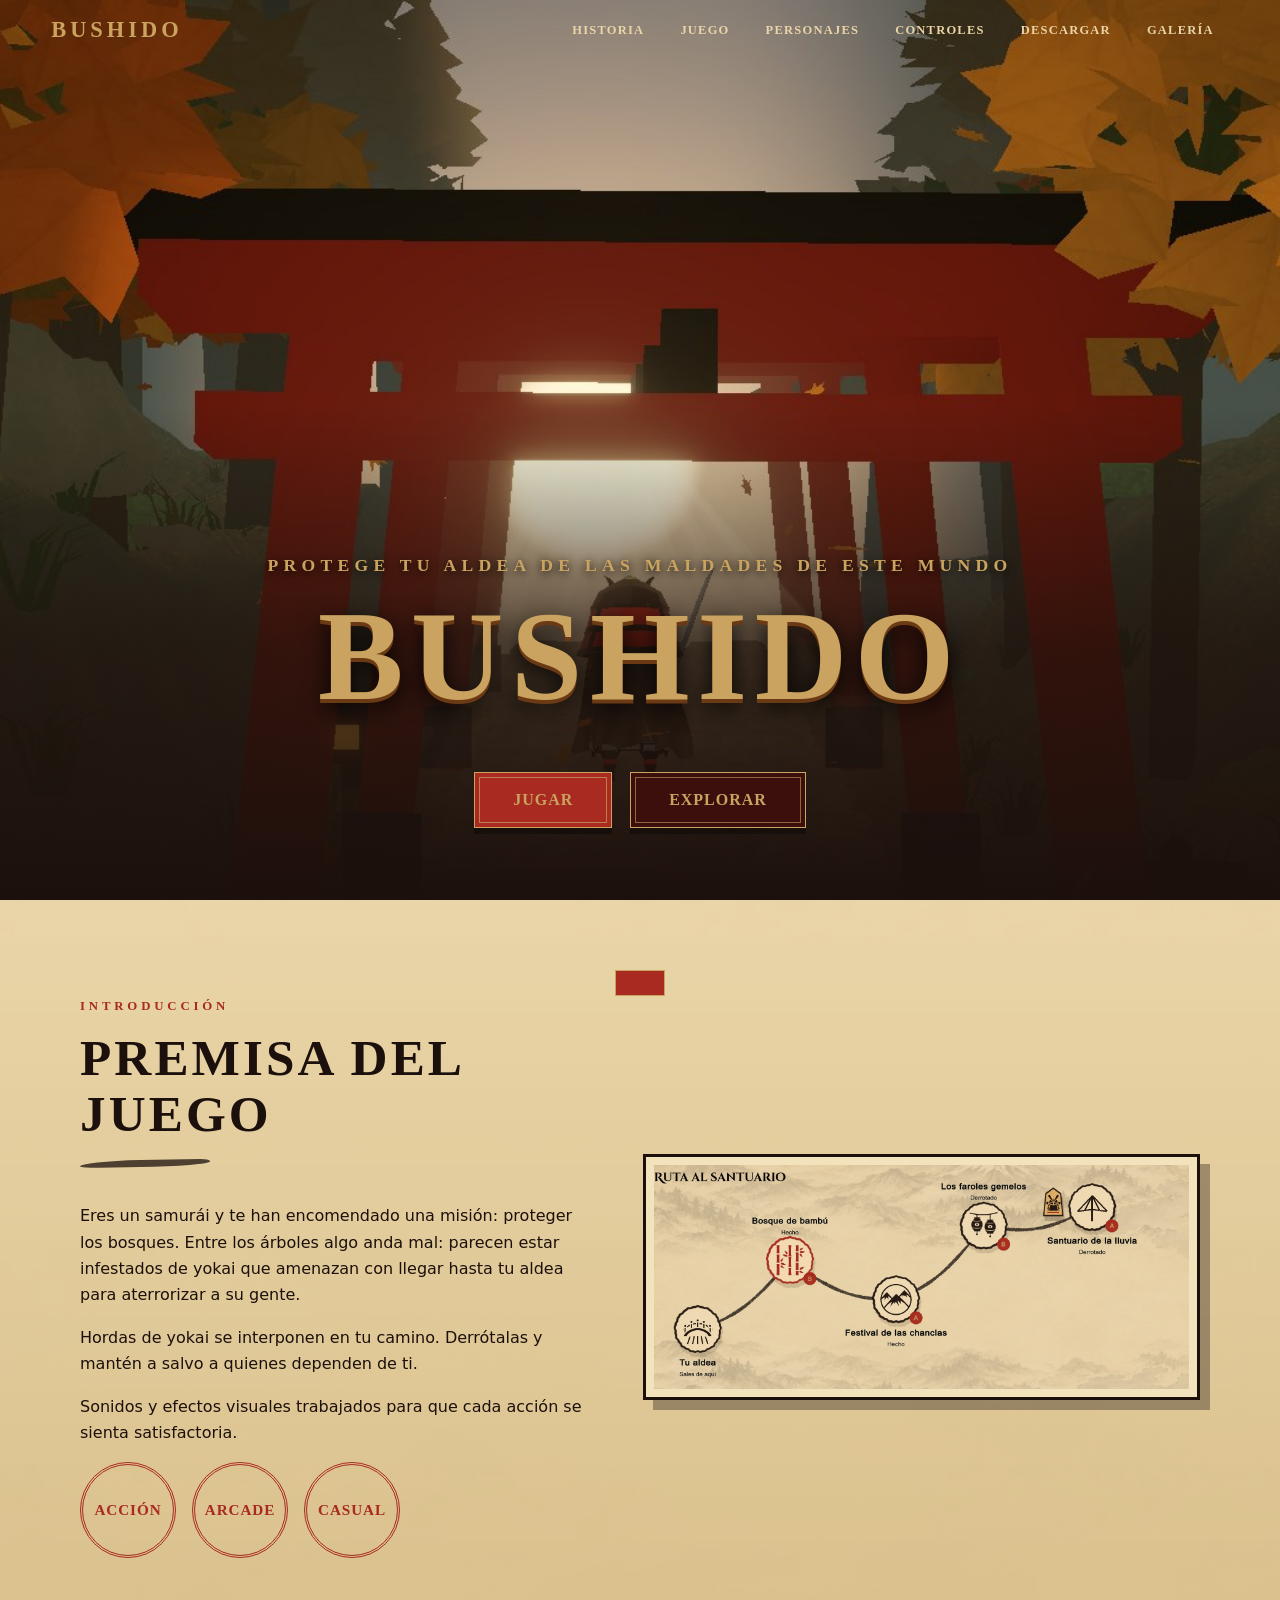
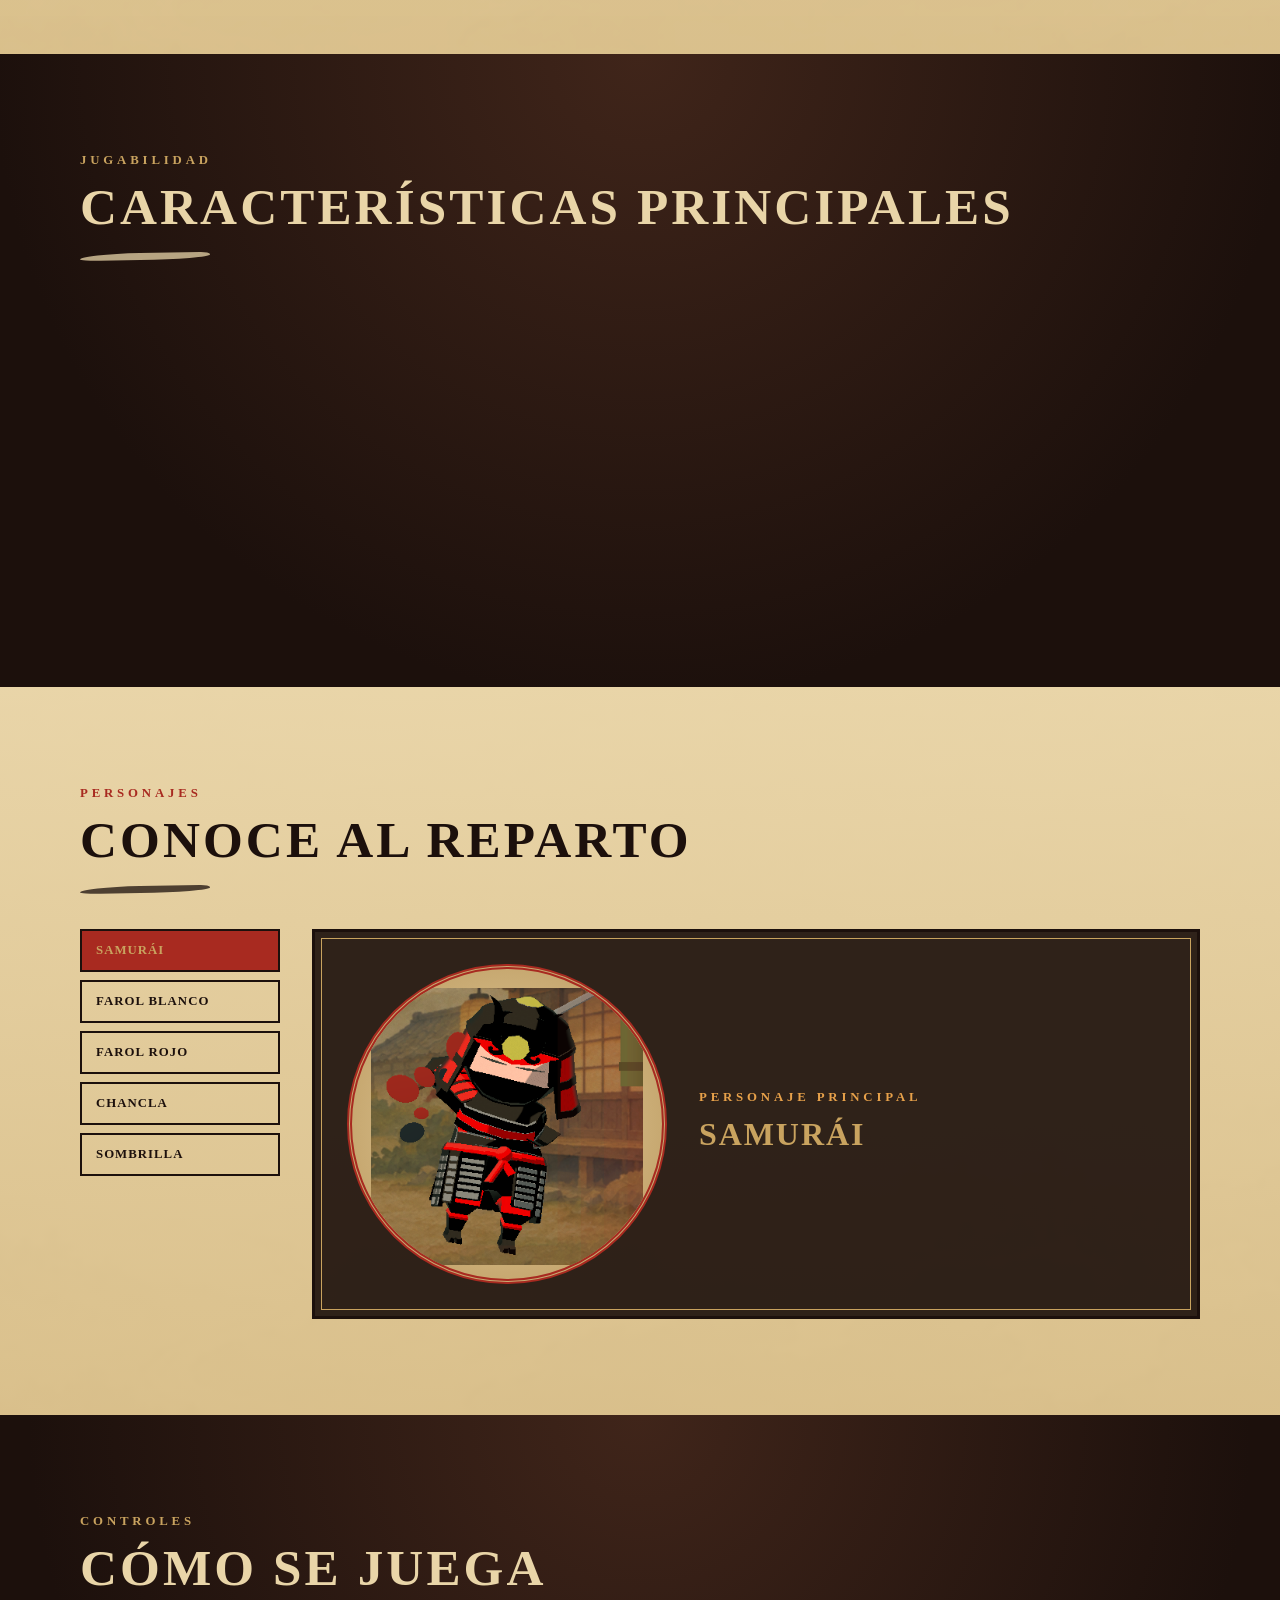
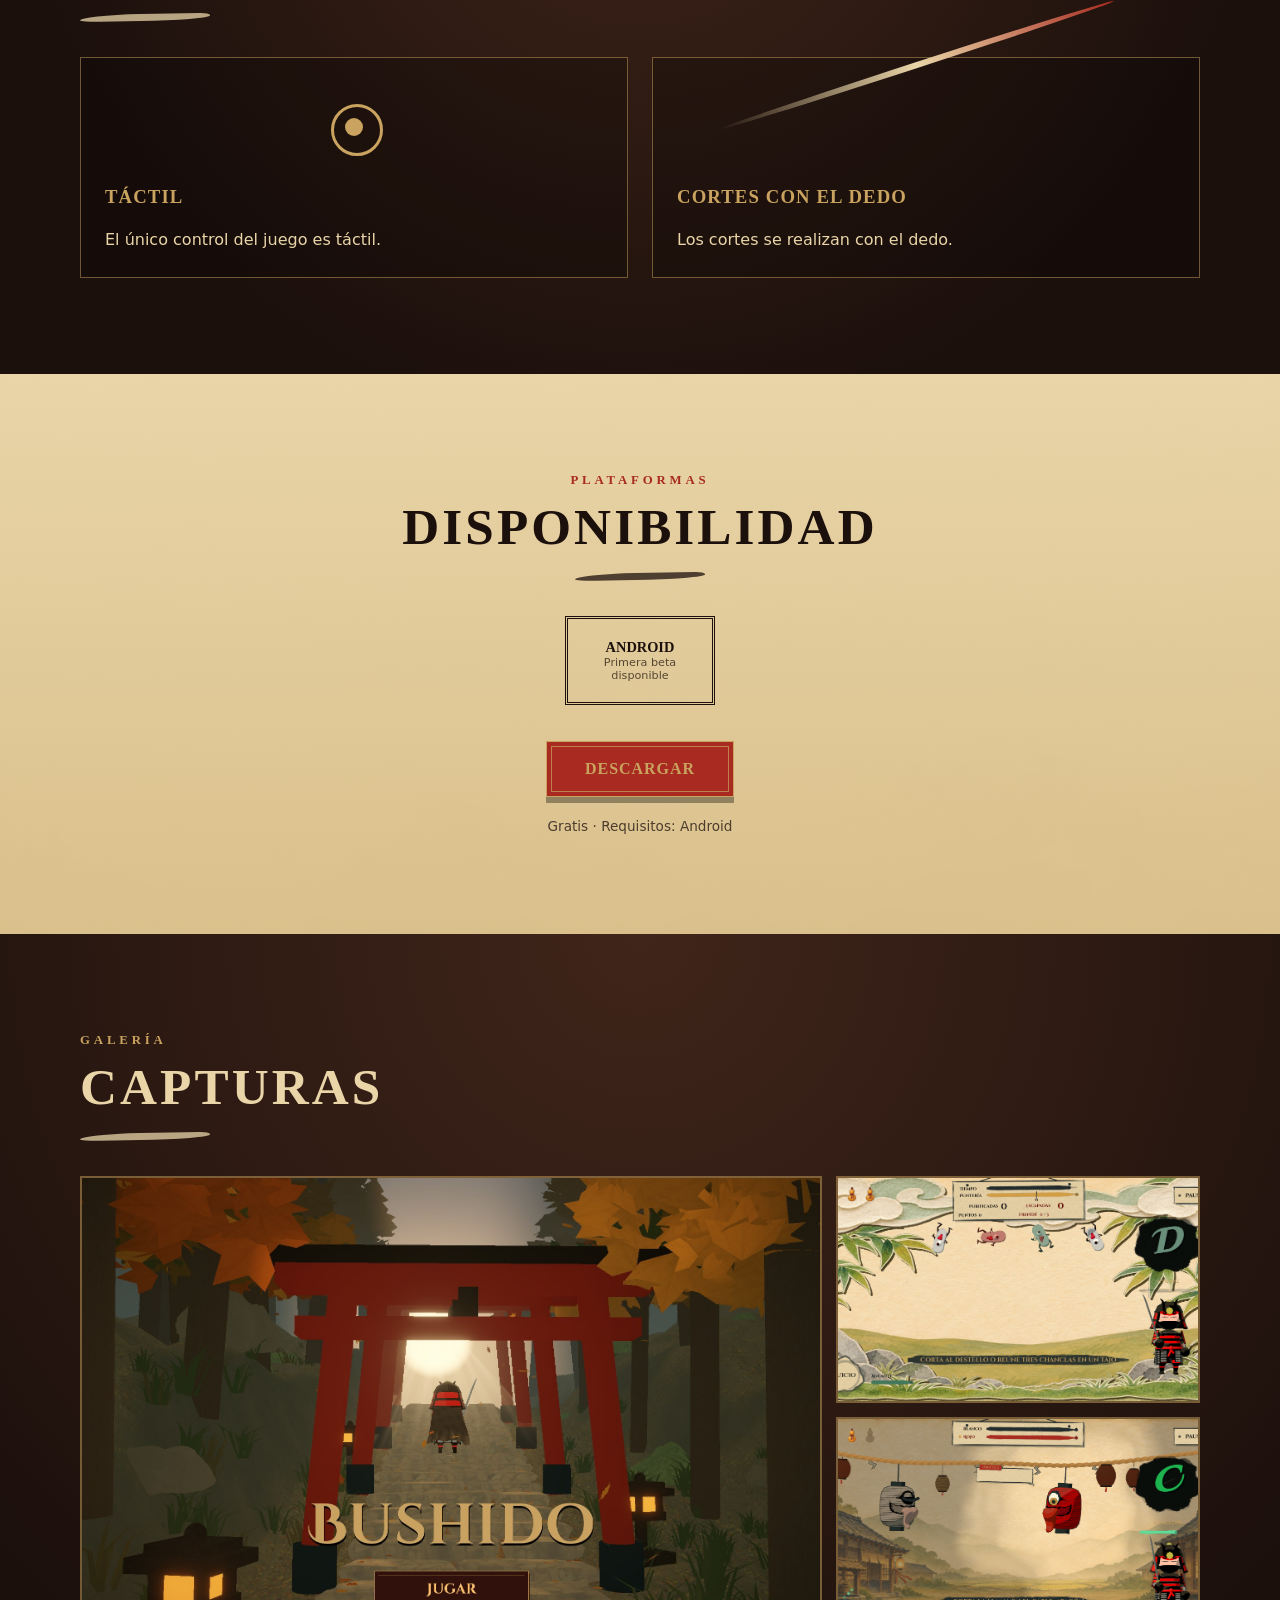
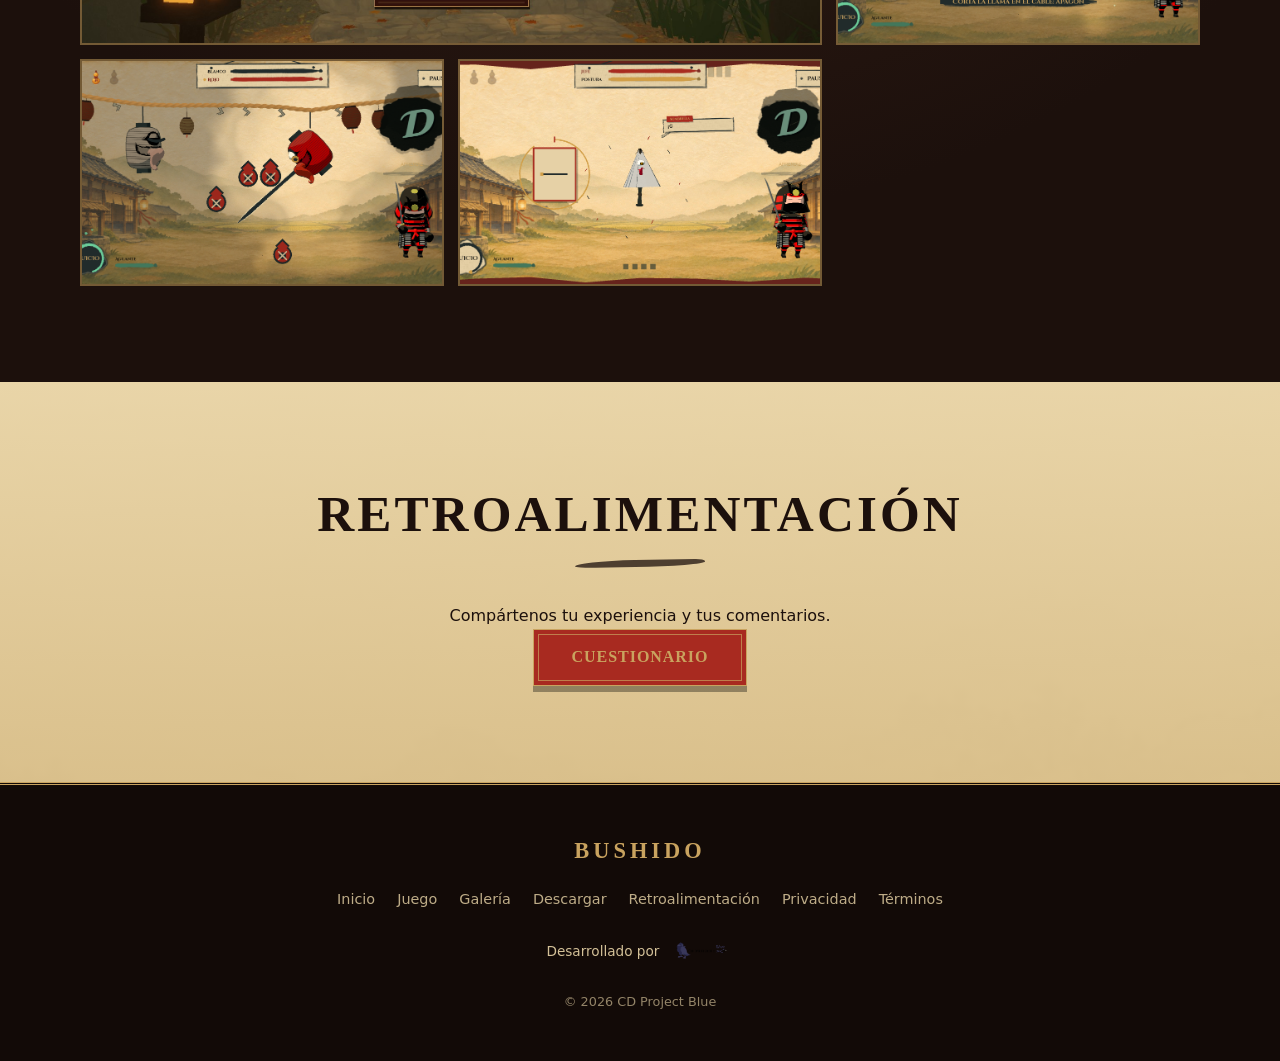
<file: index.html>
<!DOCTYPE html>
<html lang="es">
<head>
<meta charset="utf-8">
<meta name="viewport" content="width=device-width, initial-scale=1">
<title>BUSHIDO · Protege tu aldea de las maldades de este mundo</title>
<meta name="description" content="BUSHIDO: juego de acción, arcade y casual para Android. Protege tu aldea de las maldades de este mundo.">
<link rel="icon" type="image/png" sizes="64x64" href="assets/icons/favicon-64.png">
<link rel="apple-touch-icon" href="assets/icons/apple-touch-icon.png">
<link rel="stylesheet" href="css/style.css">
</head>
<body>
<a class="skip" href="#intro">Saltar al contenido</a>

<header class="nav">
  <a class="logo" href="#inicio">BUSHIDO</a>
  <button class="burger" aria-label="Abrir menú" aria-expanded="false" aria-controls="menu"><span></span></button>
  <nav aria-label="Principal">
    <ul id="menu">
      <li><a href="#intro">Historia</a></li>
      <li><a href="#juego">Juego</a></li>
      <li><a href="#personajes">Personajes</a></li>
      <li><a href="#controles">Controles</a></li>
      <li><a href="#descargar">Descargar</a></li>
      <li><a href="#galeria">Galería</a></li>
    </ul>
  </nav>
</header>

<main>
<!-- A · HERO -->
<section id="inicio" class="hero">
  <div class="leaves" aria-hidden="true"></div>
  <div class="hero-copy">
    <p class="eyebrow">Protege tu aldea de las maldades de este mundo</p>
    <h1>Bushido</h1>
    <div class="cta">
      <a class="btn primary" href="https://github.com/MotkaZinov/Bushido/releases/tag/v1.0" target="_blank" rel="noopener" aria-label="Jugar (se abre en una pestaña nueva)">Jugar</a>
      <a class="btn" href="#intro">Explorar</a>
    </div>
  </div>
</section>

<!-- B · INTRODUCCIÓN -->
<section id="intro" class="paper">
  <div class="wrap split">
    <div class="reveal">
      <p class="eyebrow">Introducción</p>
      <h2>Premisa del juego</h2>
      <p>Eres un samurái y te han encomendado una misión: proteger los bosques. Entre los árboles algo anda mal: parecen estar infestados de yokai que amenazan con llegar hasta tu aldea para aterrorizar a su gente.</p>
      <p>Hordas de yokai se interponen en tu camino. Derrótalas y mantén a salvo a quienes dependen de ti.</p>
      <p>Sonidos y efectos visuales trabajados para que cada acción se sienta satisfactoria.</p>
      <ul class="stamps">
        <li><b>Acción</b></li><li><b>Arcade</b></li><li><b>Casual</b></li>
      </ul>
    </div>
    <figure class="frame reveal"><img src="assets/images/shot-route.jpg" alt="Mapa de ruta del juego" loading="lazy"></figure>
  </div>
</section>

<!-- C · CARACTERÍSTICAS -->
<section id="juego" class="dark">
  <div class="wrap">
    <p class="eyebrow">Jugabilidad</p>
    <h2>Características principales</h2>
    <div class="cards">
      <article class="card reveal"><img src="assets/images/feature-01.jpg" alt="" loading="lazy"><span class="kanji" aria-hidden="true">剣</span><h3>Inmediatez y cero curva de aprendizaje</h3></article>
      <article class="card reveal"><img src="assets/images/feature-02.jpg" alt="" loading="lazy"><span class="kanji" aria-hidden="true">道</span><h3>Satisfacción sensorial</h3></article>
      <article class="card reveal"><img src="assets/images/feature-03.jpg" alt="" loading="lazy"><span class="kanji" aria-hidden="true">門</span><h3>Ciclos de sesión cortos</h3></article>
      <article class="card reveal"><img src="assets/images/feature-04.jpg" alt="" loading="lazy"><span class="kanji" aria-hidden="true">灯</span><h3>Mejora de habilidades de reacción motoras</h3></article>
    </div>
  </div>
</section>

<!-- D · PERSONAJES (edita los data-* para cambiar el contenido) -->
<section id="personajes" class="paper">
  <div class="wrap">
    <p class="eyebrow">Personajes</p>
    <h2>Conoce al reparto</h2>
    <div class="chars reveal">
      <div class="char-tabs" role="tablist" aria-label="Personajes">
        <button class="char-tab" role="tab" aria-selected="true" data-name="Samurái" data-role="Personaje principal" data-text="" data-img="assets/characters/character-01.png">Samurái</button>
        <button class="char-tab" role="tab" aria-selected="false" data-name="Farol blanco" data-role="Jefe" data-text="" data-img="assets/characters/character-02.png">Farol blanco</button>
        <button class="char-tab" role="tab" aria-selected="false" data-name="Farol rojo" data-role="Jefe" data-text="" data-img="assets/characters/character-03.png">Farol rojo</button>
        <button class="char-tab" role="tab" aria-selected="false" data-name="Chancla" data-role="" data-text="" data-img="assets/characters/character-04.png">Chancla</button>
        <button class="char-tab" role="tab" aria-selected="false" data-name="Sombrilla" data-role="Jefe final" data-text="" data-img="assets/characters/character-05.png">Sombrilla</button>
      </div>
      <div class="char-panel" role="tabpanel" aria-live="polite">
        <div class="medal"><img id="char-img" src="assets/characters/character-01.png" alt="Samurái"></div>
        <div><p class="eyebrow" id="char-role">Personaje principal</p><h3 id="char-name">Samurái</h3><p id="char-text" hidden></p></div>
      </div>
    </div>
  </div>
</section>

<!-- E · CONTROLES -->
<section id="controles" class="dark">
  <div class="wrap">
    <p class="eyebrow">Controles</p>
    <h2>Cómo se juega</h2>
    <div class="controls">
      <div class="reveal"><span class="touch" aria-hidden="true"></span><h3>Táctil</h3><p>El único control del juego es táctil.</p></div>
      <div class="reveal"><span class="slash" aria-hidden="true"></span><h3>Cortes con el dedo</h3><p>Los cortes se realizan con el dedo.</p></div>
    </div>
  </div>
</section>

<!-- F · PLATAFORMAS -->
<section id="descargar" class="paper">
  <div class="wrap center reveal">
    <p class="eyebrow">Plataformas</p>
    <h2>Disponibilidad</h2>
    <ul class="platforms"><li>Android<small>Primera beta disponible</small></li></ul>
    <a class="btn primary" href="https://github.com/MotkaZinov/Bushido/releases/tag/v1.0" target="_blank" rel="noopener" aria-label="Descargar (se abre en una pestaña nueva)">Descargar</a>
    <p class="note">Gratis · Requisitos: Android</p>
  </div>
</section>

<!-- G · GALERÍA -->
<section id="galeria" class="dark">
  <div class="wrap">
    <p class="eyebrow">Galería</p>
    <h2>Capturas</h2>
    <div class="gallery">
      <button class="reveal big"><img src="assets/images/gallery-01.jpg" alt="Pantalla de título" loading="lazy"></button>
      <button class="reveal"><img src="assets/images/gallery-02.jpg" alt="Mapa del capítulo 1" loading="lazy"></button>
      <button class="reveal"><img src="assets/images/gallery-03.jpg" alt="Combate contra faroles" loading="lazy"></button>
      <button class="reveal"><img src="assets/images/gallery-04.jpg" alt="Farol de piedra" loading="lazy"></button>
      <button class="reveal"><img src="assets/images/gallery-05.jpg" alt="Camino de toriis" loading="lazy"></button>
    </div>
  </div>
</section>

<!-- H · RETROALIMENTACIÓN -->
<section id="retroalimentacion" class="paper">
  <div class="wrap center reveal">
    <h2>Retroalimentación</h2>
    <p>Compártenos tu experiencia y tus comentarios.</p>
    <a class="btn primary" href="https://docs.google.com/forms/d/e/1FAIpQLSc4h4AKNaFEO-3m4IETcLZqQ31yFhTp3QV-nmn61Iww_xy2_Q/viewform" target="_blank" rel="noopener" aria-label="Cuestionario (se abre en una pestaña nueva)">Cuestionario</a>
  </div>
</section>
</main>

<dialog id="lightbox" aria-label="Vista ampliada">
  <button class="lb-close" aria-label="Cerrar">✕</button>
  <button class="lb-nav prev" aria-label="Anterior">‹</button>
  <img alt="">
  <button class="lb-nav next" aria-label="Siguiente">›</button>
</dialog>

<footer>
  <div class="wrap foot">
    <strong class="logo">BUSHIDO</strong>
    <nav aria-label="Pie"><a href="#inicio">Inicio</a><a href="#juego">Juego</a><a href="#galeria">Galería</a><a href="#descargar">Descargar</a><a href="#retroalimentacion">Retroalimentación</a><a href="legal.html#privacidad">Privacidad</a><a href="legal.html#terminos">Términos</a></nav>
    <p class="dev"><span>Desarrollado por</span> <img src="assets/images/studio-logo.png" alt="CD Project Blue" onerror="this.hidden=true;this.nextElementSibling.hidden=false"><b hidden>CD Project Blue</b></p>
    <p>© 2026 CD Project Blue</p>
  </div>
</footer>
<div class="toast" role="status"></div>
<script src="js/script.js"></script>
</body>
</html>
</file>
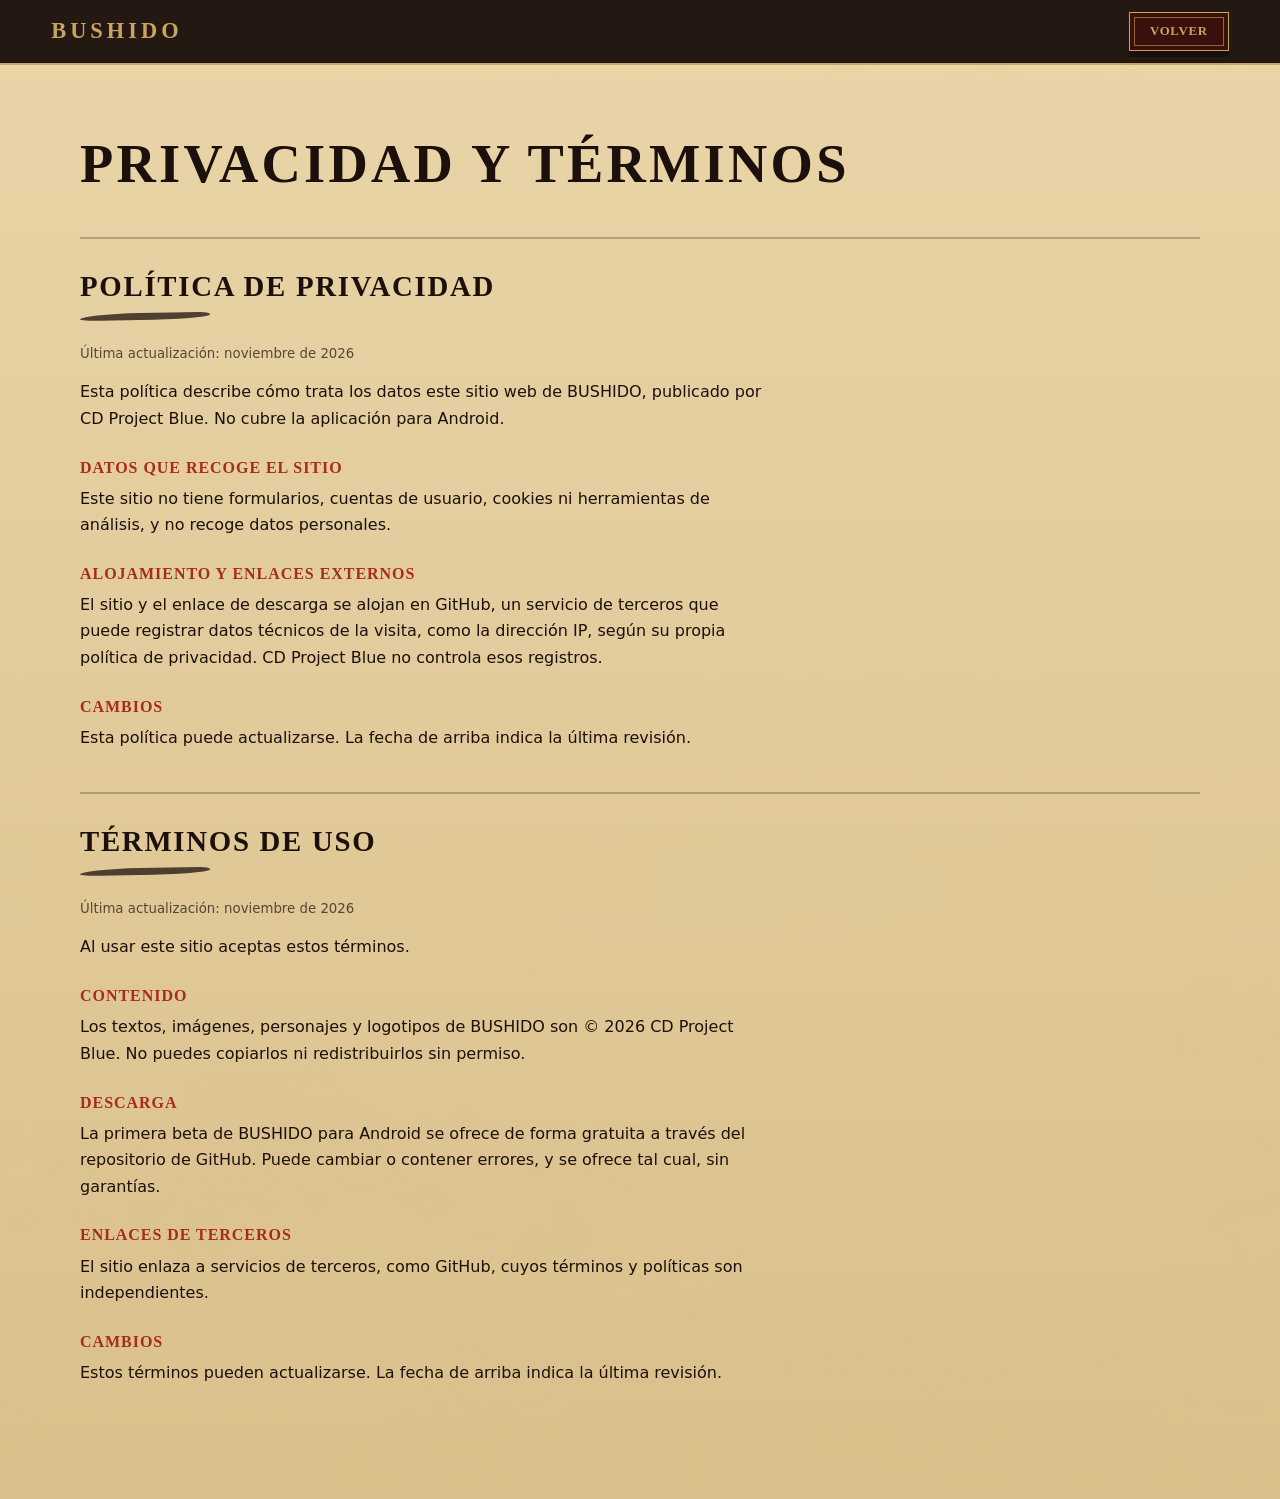
<file: legal.html>
<!DOCTYPE html>
<html lang="es">
<head>
<meta charset="utf-8">
<meta name="viewport" content="width=device-width, initial-scale=1">
<title>Privacidad y términos · BUSHIDO</title>
<link rel="icon" type="image/png" sizes="64x64" href="assets/icons/favicon-64.png">
<link rel="stylesheet" href="css/style.css">
</head>
<body>
<!-- BORRADOR: texto redactado solo con datos conocidos del sitio. Revisar antes de publicar. -->
<header class="nav solid">
  <a class="logo" href="index.html">BUSHIDO</a>
  <a class="btn" href="index.html">Volver</a>
</header>
<main class="legal paper">
  <div class="wrap">
    <h1>Privacidad y términos</h1>

    <section id="privacidad">
      <h2>Política de privacidad</h2>
      <p><small>Última actualización: noviembre de 2026</small></p>
      <p>Esta política describe cómo trata los datos este sitio web de BUSHIDO, publicado por CD Project Blue. No cubre la aplicación para Android.</p>
      <h3>Datos que recoge el sitio</h3>
      <p>Este sitio no tiene formularios, cuentas de usuario, cookies ni herramientas de análisis, y no recoge datos personales.</p>
      <h3>Alojamiento y enlaces externos</h3>
      <p>El sitio y el enlace de descarga se alojan en GitHub, un servicio de terceros que puede registrar datos técnicos de la visita, como la dirección IP, según su propia política de privacidad. CD Project Blue no controla esos registros.</p>
      <h3>Cambios</h3>
      <p>Esta política puede actualizarse. La fecha de arriba indica la última revisión.</p>
    </section>

    <section id="terminos">
      <h2>Términos de uso</h2>
      <p><small>Última actualización: noviembre de 2026</small></p>
      <p>Al usar este sitio aceptas estos términos.</p>
      <h3>Contenido</h3>
      <p>Los textos, imágenes, personajes y logotipos de BUSHIDO son © 2026 CD Project Blue. No puedes copiarlos ni redistribuirlos sin permiso.</p>
      <h3>Descarga</h3>
      <p>La primera beta de BUSHIDO para Android se ofrece de forma gratuita a través del repositorio de GitHub. Puede cambiar o contener errores, y se ofrece tal cual, sin garantías.</p>
      <h3>Enlaces de terceros</h3>
      <p>El sitio enlaza a servicios de terceros, como GitHub, cuyos términos y políticas son independientes.</p>
      <h3>Cambios</h3>
      <p>Estos términos pueden actualizarse. La fecha de arriba indica la última revisión.</p>
    </section>
  </div>
</main>
</body>
</html>
</file>
<file: css/style.css>
/* Paleta y tipografías: cámbialas aquí. Para una fuente propia, añade @font-face con archivos de assets/fonts */
:root{--ink:#1c100c;--red:#a82a20;--gold:#c9a35f;--paper:#e9d5a8;--teal:#3f8a78;
--display:'Cinzel','Trajan Pro','Palatino Linotype','Book Antiqua',Georgia,serif;--body:'Segoe UI',system-ui,sans-serif}
*{box-sizing:border-box;margin:0}
html{scroll-behavior:smooth;scroll-padding-top:70px}
body{background:var(--ink);color:var(--paper);font:1rem/1.65 var(--body)}
img{display:block;max-width:100%}
a{color:inherit}
h1,h2,h3,.btn,.logo,.eyebrow{font-family:var(--display);text-transform:uppercase;letter-spacing:.06em}
.wrap{width:min(1120px,92%);margin:auto}
.skip{position:absolute;left:-999px}.skip:focus{left:8px;top:8px;z-index:99;background:var(--gold);color:var(--ink);padding:8px}
:focus-visible{outline:2px solid var(--gold);outline-offset:3px}
section{padding:96px 0;position:relative}
.paper{background:linear-gradient(rgba(233,213,168,.9),rgba(217,191,138,.94)),url(../assets/backgrounds/paper.jpg) center/cover;color:var(--ink)}
.dark{background:radial-gradient(circle at 50% 0,#40251a,var(--ink) 72%)}
.eyebrow{color:var(--red);font-size:.8rem;font-weight:700;letter-spacing:.3em}
.dark .eyebrow,.hero .eyebrow{color:var(--gold)}
h2{font-size:clamp(2rem,5vw,3.2rem);margin:.15em 0 .7em;line-height:1.1}
h2::after{content:"";display:block;width:130px;height:7px;margin-top:.35em;background:currentColor;opacity:.75;border-radius:60% 10% 70% 20%/100% 40% 80% 30%;transform:rotate(-1deg)}
.center{text-align:center}.center h2::after{margin-inline:auto}

/* Botones (doble filo dorado, como JUGAR / OTRA VEZ) */
.btn{display:inline-block;padding:14px 38px;background:#3a0f0c;color:var(--gold);border:1px solid var(--gold);text-decoration:none;font-weight:700;
box-shadow:inset 0 0 0 4px #3a0f0c,inset 0 0 0 5px rgba(201,163,95,.6),0 6px 0 rgba(0,0,0,.35);transition:transform .2s,background .2s,box-shadow .2s}
.btn.primary{background:var(--red);box-shadow:inset 0 0 0 4px var(--red),inset 0 0 0 5px rgba(201,163,95,.7),0 6px 0 rgba(0,0,0,.35)}
.btn:hover{transform:translateY(-3px);background:#5a1812;box-shadow:inset 0 0 0 4px #5a1812,inset 0 0 0 5px var(--gold),0 9px 0 rgba(0,0,0,.35)}
.btn.primary:hover{background:#c13326;box-shadow:inset 0 0 0 4px #c13326,inset 0 0 0 5px var(--gold),0 9px 0 rgba(0,0,0,.35)}
.btn:active{transform:translateY(1px)}

/* Navegación */
.nav{position:fixed;inset:0 0 auto;z-index:50;display:flex;align-items:center;justify-content:space-between;padding:12px 4%;transition:background .3s,border-color .3s;border-bottom:2px solid transparent}
.nav.solid{background:rgba(28,16,12,.96);border-color:var(--gold)}
.logo{color:var(--gold);font-size:1.4rem;font-weight:700;letter-spacing:.18em;text-decoration:none}
#menu{display:flex;gap:6px;list-style:none;padding:0}
#menu a{display:block;padding:8px 14px;font:700 .78rem var(--display);letter-spacing:.1em;text-transform:uppercase;text-decoration:none;border:1px solid transparent;transition:.25s}
#menu a:hover{border-color:var(--gold);color:var(--gold)}
#menu a.active{background:var(--red);border-color:var(--gold);color:var(--gold)}
.burger{display:none;background:none;border:1px solid var(--gold);width:44px;height:40px;cursor:pointer;position:relative}
.burger span,.burger span::before{content:"";position:absolute;left:10px;right:10px;height:2px;background:var(--gold);top:19px}
.burger span::before{left:0;right:0;top:-7px;box-shadow:0 14px 0 var(--gold)}

/* Hero */
.hero{min-height:100vh;padding:0;display:flex;align-items:flex-end;justify-content:center;text-align:center;overflow:hidden;
background:linear-gradient(transparent 45%,rgba(28,16,12,.7) 72%,var(--ink)),url(../assets/backgrounds/hero.jpg) center top/cover no-repeat,var(--ink);animation:glow 8s ease-in-out infinite alternate}
@keyframes glow{to{background-position:center top,60% top}}
.hero-copy{position:relative;padding:0 5% 72px;animation:rise 1.2s ease both}
.hero .eyebrow{font-size:clamp(.8rem,2.2vw,1.1rem);text-shadow:0 2px 10px #000}
.hero h1{font-size:clamp(3.4rem,12vw,8rem);color:var(--gold);line-height:1;text-shadow:0 4px 0 #6b3a14,0 8px 24px #000;margin:.1em 0 .4em}
.tagline{max-width:540px;margin:0 auto 28px;font-size:1.1rem}
.cta{display:flex;gap:18px;justify-content:center;flex-wrap:wrap}
@keyframes rise{from{opacity:0;transform:translateY(30px)}}
.leaves{position:absolute;inset:0;pointer-events:none}
.leaf{position:absolute;top:-30px;width:12px;height:8px;background:#d98a2b;border-radius:0 80% 0 80%;opacity:.85;animation:fall linear infinite}
@keyframes fall{to{transform:translate(var(--dx),110vh) rotate(540deg)}}

/* Introducción */
.split{display:grid;grid-template-columns:1fr 1.1fr;gap:56px;align-items:center}
.split p{margin-bottom:1em}
.frame{border:3px solid var(--ink);padding:8px;background:#f2e3bd;box-shadow:10px 10px 0 rgba(28,16,12,.35);transform:rotate(1.5deg);transition:transform .4s}
.frame:hover{transform:rotate(0)}
figcaption{font-size:.75rem;text-align:center;padding-top:6px;opacity:.7}
.stamps{display:flex;gap:16px;list-style:none;padding:0;flex-wrap:wrap}
.stamps li{width:96px;height:96px;border-radius:50%;border:3px double var(--red);display:grid;place-content:center;text-align:center;font-size:.7rem;color:var(--red);line-height:1.2}
.stamps b{font:700 .95rem var(--display);letter-spacing:.06em;text-transform:uppercase}

/* Tarjetas */
.cards{display:grid;grid-template-columns:repeat(auto-fit,minmax(240px,1fr));gap:24px}
.card{position:relative;background:#2c1a13;border:1px solid rgba(201,163,95,.5);padding:0 0 22px;overflow:hidden;transition:transform .3s,border-color .3s,box-shadow .3s}
.card img{height:170px;width:100%;object-fit:cover;filter:saturate(.8) brightness(.75);transition:.5s}
.card h3,.card p{padding:0 20px}.card h3{margin-top:18px;color:var(--gold);font-size:1.05rem}
.card p{font-size:.92rem;opacity:.85}
.kanji{position:absolute;top:130px;left:18px;width:56px;height:56px;border-radius:50%;background:var(--paper);color:var(--red);border:3px double var(--red);display:grid;place-content:center;font-size:1.6rem}
.card:hover{transform:translateY(-8px) rotate(-.6deg);border-color:var(--gold);box-shadow:0 16px 30px rgba(0,0,0,.5)}
.card:hover img{filter:none;transform:scale(1.06)}

/* Personajes */
.chars{display:grid;grid-template-columns:200px 1fr;gap:32px}
.char-tabs{display:flex;flex-direction:column;gap:8px}
.char-tab{padding:12px 14px;text-align:left;font:700 .8rem var(--display);letter-spacing:.08em;text-transform:uppercase;background:transparent;color:var(--ink);border:2px solid var(--ink);cursor:pointer;transition:.25s}
.char-tab:hover{background:rgba(28,16,12,.12)}
.char-tab[aria-selected=true]{background:var(--red);color:var(--gold);border-color:var(--ink)}
.char-panel{display:grid;grid-template-columns:minmax(200px,320px) 1fr;gap:32px;align-items:center;background:rgba(28,16,12,.9);color:var(--paper);padding:32px;border:3px solid var(--ink);outline:1px solid var(--gold);outline-offset:-10px}
.char-panel h3{font-size:2rem;color:var(--gold)}.char-panel .eyebrow{color:#e7a14a}
.medal{aspect-ratio:1;border-radius:50%;background:radial-gradient(#e9d5a8,#b9965a);border:5px double var(--red);display:grid;place-items:center;overflow:hidden}
.medal img{max-height:88%;object-fit:contain;animation:float 4s ease-in-out infinite}
.medal img.swap{animation:pop .5s}
@keyframes float{50%{transform:translateY(-8px)}}
@keyframes pop{from{opacity:0;transform:scale(.8)}}

/* Controles */
.controls{display:grid;grid-template-columns:repeat(auto-fit,minmax(260px,1fr));gap:24px}
.controls>div{border:1px solid rgba(201,163,95,.5);padding:24px;background:rgba(0,0,0,.25)}
.controls h3{color:var(--gold);margin-bottom:14px}
.controls p{margin:0}
.touch,.slash{display:block;height:90px;position:relative;margin-bottom:10px}
.touch::before,.touch::after{content:"";position:absolute;left:50%;top:50%;border-radius:50%}
.touch::before{width:46px;height:46px;margin:-23px;border:3px solid var(--gold);animation:tap 2s infinite}
.touch::after{width:18px;height:18px;margin:-9px;background:var(--gold)}
.slash::before{content:"";position:absolute;left:8%;right:8%;top:50%;height:6px;border-radius:50%;background:linear-gradient(90deg,transparent,var(--paper),var(--red));transform:rotate(-18deg);transform-origin:left;animation:cut 2.2s infinite}
@keyframes tap{from{transform:scale(.6);opacity:1}to{transform:scale(1.7);opacity:0}}
@keyframes cut{from{transform:rotate(-18deg) scaleX(0);opacity:1}60%{transform:rotate(-18deg) scaleX(1);opacity:1}to{transform:rotate(-18deg) scaleX(1);opacity:0}}

/* Plataformas */
.platforms{list-style:none;padding:0;display:flex;justify-content:center;gap:20px;flex-wrap:wrap;margin-bottom:36px}
.platforms li{width:150px;padding:20px 10px;border:3px double var(--ink);font:700 .9rem var(--display);text-transform:uppercase;transition:.3s}
.platforms li:hover{background:var(--ink);color:var(--gold);transform:translateY(-5px)}
.platforms small{display:block;font:.7rem var(--body);opacity:.7;text-transform:none}
.note{margin-top:18px;font-size:.85rem;opacity:.75}

/* Galería */
.gallery{display:grid;grid-template-columns:repeat(3,1fr);gap:14px}
.gallery button{padding:0;border:2px solid rgba(201,163,95,.5);background:none;cursor:zoom-in;overflow:hidden;aspect-ratio:16/10;transition:border-color .3s}
.gallery .big{grid-column:span 2;grid-row:span 2;aspect-ratio:auto}
.gallery img{width:100%;height:100%;object-fit:cover;transition:transform .5s}
.gallery button:hover{border-color:var(--gold)}.gallery button:hover img{transform:scale(1.07)}
#lightbox{border:0;background:transparent;max-width:94vw;max-height:94vh;overflow:visible;margin:auto}
#lightbox::backdrop{background:rgba(10,5,3,.92)}
#lightbox img{max-height:84vh;border:3px solid var(--gold);animation:pop .35s}
.lb-close,.lb-nav{position:absolute;background:var(--ink);color:var(--gold);border:1px solid var(--gold);width:44px;height:44px;font-size:1.5rem;cursor:pointer}
.lb-close{top:-52px;right:0}.lb-nav{top:50%;transform:translateY(-50%)}.prev{left:-56px}.next{right:-56px}
.lb-close:hover,.lb-nav:hover{background:var(--red)}

/* Footer */
footer{background:#120a07;border-top:3px double var(--gold);padding:48px 0;text-align:center;font-size:.9rem}
.foot{display:grid;gap:18px}
footer nav{display:flex;gap:22px;justify-content:center;flex-wrap:wrap}
footer nav a{text-decoration:none;opacity:.8}footer nav a:hover{color:var(--gold);opacity:1}
footer p{opacity:.6;font-size:.8rem}
.dev{display:flex;align-items:center;justify-content:center;gap:12px;opacity:.9;font-size:.85rem}.dev img{height:44px;width:auto}.dev b{font:700 1rem var(--display);color:var(--gold);letter-spacing:.1em;text-transform:uppercase}
.toast{position:fixed;bottom:24px;left:50%;transform:translate(-50%,120px);background:var(--red);color:var(--gold);padding:12px 24px;border:1px solid var(--gold);transition:transform .35s;z-index:99}
.toast.show{transform:translate(-50%,0)}

/* Página legal */
.nav .btn{padding:8px 20px;font-size:.8rem}
.legal{padding:120px 0 72px;min-height:100vh}
.legal section{padding:28px 0;border-top:2px solid rgba(28,16,12,.25)}
.legal h1{font-size:clamp(2rem,6vw,3.4rem);margin-bottom:.5em}
.legal h2{font-size:1.8rem}.legal h3{font-size:1rem;margin:1.4em 0 .3em;color:var(--red)}
.legal p{max-width:68ch;margin-bottom:.8em}.legal small{opacity:.7}

/* Aparición al hacer scroll */
.reveal{opacity:0;transform:translateY(32px);transition:opacity .8s,transform .8s}
.reveal.in{opacity:1;transform:none}
.cards .reveal:nth-child(2),.gallery .reveal:nth-child(2){transition-delay:.12s}.cards .reveal:nth-child(3),.gallery .reveal:nth-child(3){transition-delay:.24s}.cards .reveal:nth-child(4){transition-delay:.36s}

/* Responsive */
@media(max-width:900px){
.burger{display:block}
#menu{position:absolute;top:100%;left:0;right:0;flex-direction:column;background:rgba(28,16,12,.98);padding:10px 4% 18px;border-bottom:2px solid var(--gold);display:none}
#menu.open{display:flex}
.split,.chars,.char-panel{grid-template-columns:1fr}
.char-tabs{flex-direction:row;flex-wrap:wrap}.char-tab{flex:1 1 40%}
.medal{max-width:240px;margin:auto}
.gallery{grid-template-columns:1fr 1fr}
.prev{left:4px}.next{right:4px}
}
@media(max-width:560px){section{padding:64px 0}.gallery{grid-template-columns:1fr}.gallery .big{grid-column:auto;grid-row:auto;aspect-ratio:16/10}.char-panel{padding:22px}}
@media(prefers-reduced-motion:reduce){*{animation:none!important;transition:none!important;scroll-behavior:auto!important}.reveal{opacity:1;transform:none}}
</file>
